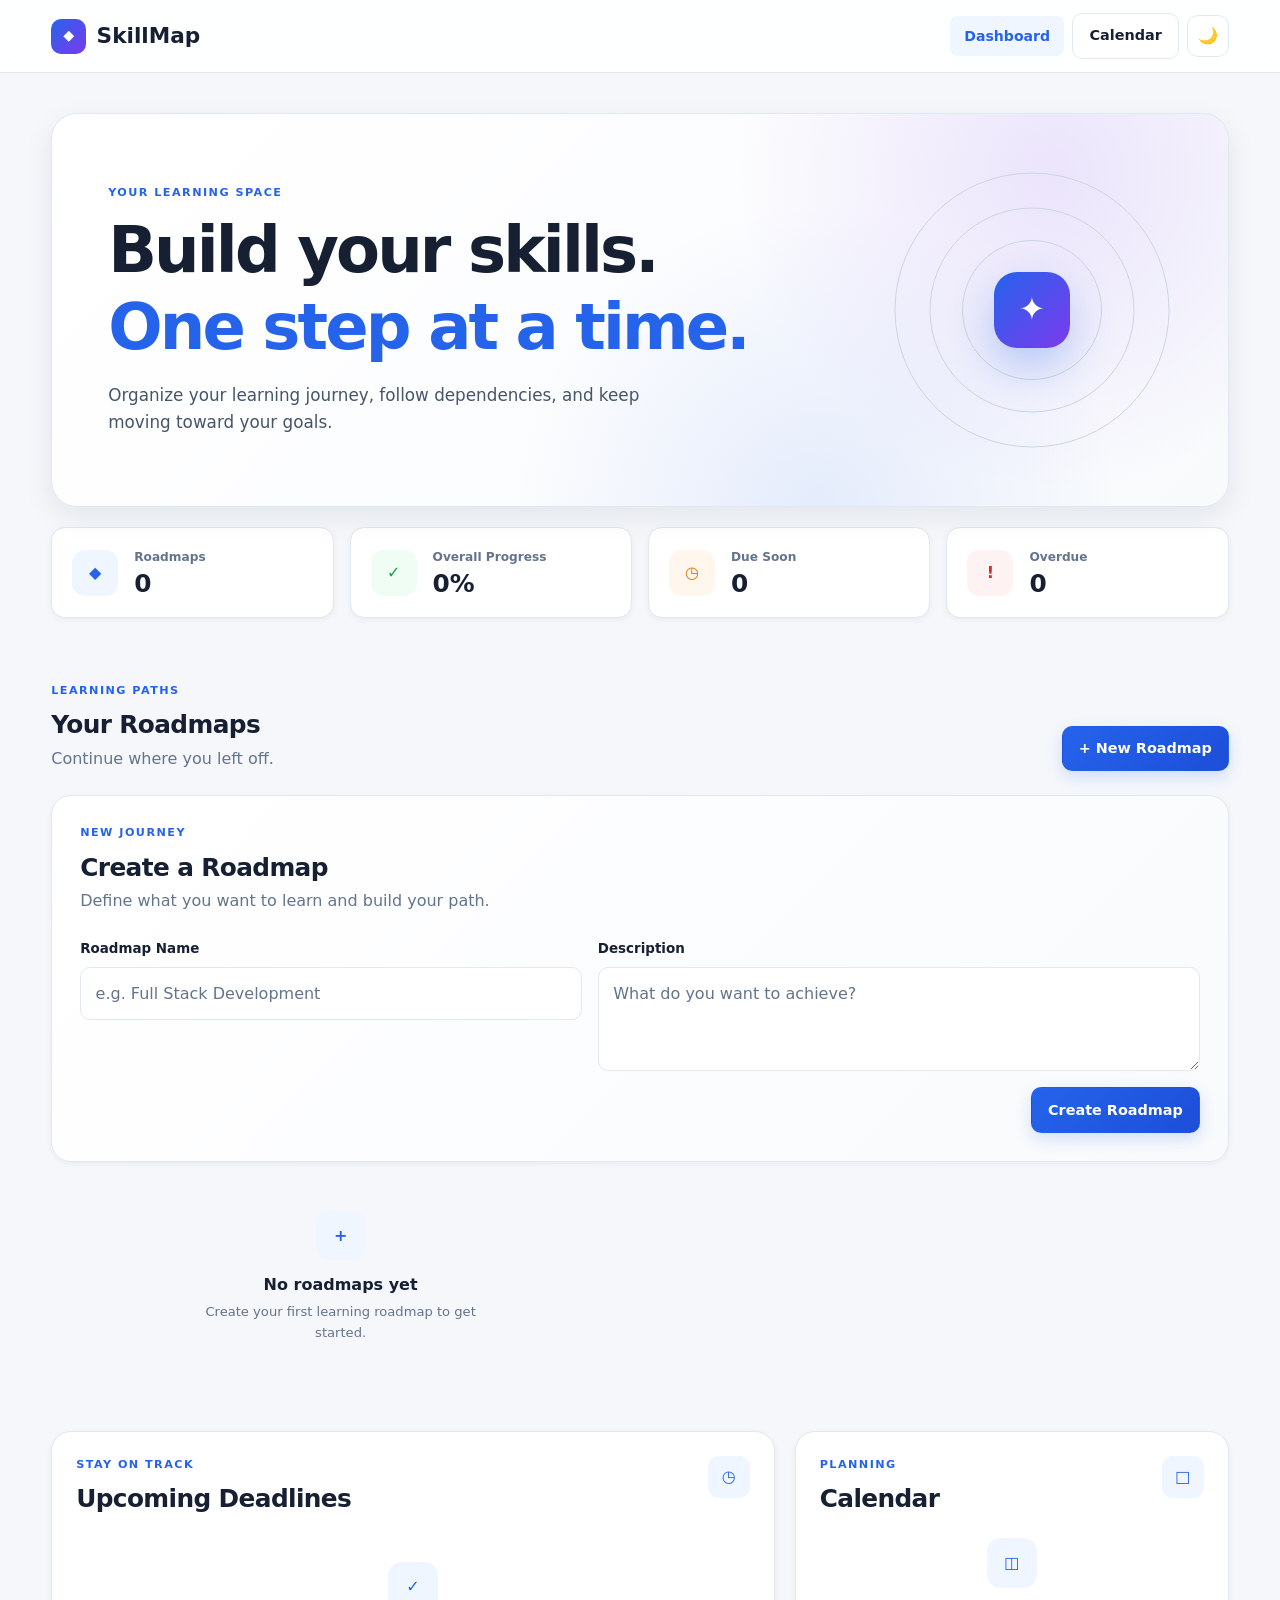
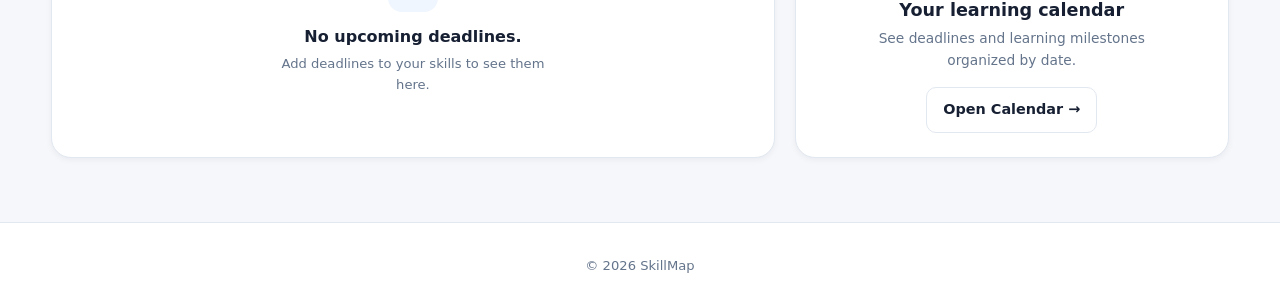
<file: index.html>
<!DOCTYPE html>
<html lang="en">
<head>
    <meta charset="UTF-8">
    <meta name="viewport" content="width=device-width, initial-scale=1.0">
    <title>SkillMap - Dashboard</title>
    <link rel="stylesheet" href="css/style.css">
</head>

<body>
    <header class="site-header">
        <div class="container header-content">
            <a href="index.html" class="logo">
                <span class="logo-icon">◆</span>
                SkillMap
            </a>

            <nav class="main-navigation" aria-label="Main navigation">
                <a href="index.html" class="nav-link active">Dashboard</a>
                <a href="calendar.html" class="btn btn-secondary">Calendar</a>

            <button
                type="button"
                id="theme-toggle"
                class="icon-button"
                aria-label="Toggle theme"
                title="Toggle theme"
            >◐</button>
        </div>
    </header>

    <main class="dashboard container">
        <section class="dashboard-hero">
            <div class="hero-content">
                <span class="eyebrow">YOUR LEARNING SPACE</span>

                <h1>
                    Build your skills.<br>
                    <span>One step at a time.</span>
                </h1>

                <p>
                    Organize your learning journey, follow dependencies,
                    and keep moving toward your goals.
                </p>
            </div>

            <div class="hero-decoration" aria-hidden="true">
                <div class="hero-orbit orbit-one"></div>
                <div class="hero-orbit orbit-two"></div>
                <div class="hero-orbit orbit-three"></div>
                <div class="hero-core">✦</div>
            </div>
        </section>

        <section class="dashboard-stats" aria-label="Learning statistics">
            <article class="stat-card">
                <div class="stat-icon stat-icon-blue">◆</div>
                <div>
                    <span class="stat-label">Roadmaps</span>
                    <strong id="roadmap-count" class="stat-value">0</strong>
                </div>
            </article>

            <article class="stat-card">
                <div class="stat-icon stat-icon-green">✓</div>
                <div>
                    <span class="stat-label">Overall Progress</span>
                    <strong id="overall-progress" class="stat-value">0%</strong>
                </div>
            </article>

            <article class="stat-card">
                <div class="stat-icon stat-icon-orange">◷</div>
                <div>
                    <span class="stat-label">Due Soon</span>
                    <strong id="due-soon-count" class="stat-value">0</strong>
                </div>
            </article>

            <article class="stat-card">
                <div class="stat-icon stat-icon-red">!</div>
                <div>
                    <span class="stat-label">Overdue</span>
                    <strong id="overdue-count" class="stat-value">0</strong>
                </div>
            </article>
        </section>

        <section class="dashboard-section" aria-labelledby="roadmaps-heading">
            <div class="section-header">
                <div>
                    <span class="section-kicker">LEARNING PATHS</span>
                    <h2 id="roadmaps-heading">Your Roadmaps</h2>
                    <p>Continue where you left off.</p>
                </div>

                <button
                    type="button"
                    class="btn btn-primary"
                    id="create-roadmap-button"
                >
                    + New Roadmap
                </button>
            </div>

            <section
                class="roadmap-creation"
                id="roadmap-creation-panel"
                aria-labelledby="create-roadmap-heading"
            >
                <div class="creation-header">
                    <span class="section-kicker">NEW JOURNEY</span>
                    <h2 id="create-roadmap-heading">Create a Roadmap</h2>
                    <p>Define what you want to learn and build your path.</p>
                </div>

                <form id="roadmap-form">
                    <div class="form-grid">
                        <div class="form-group">
                            <label for="roadmap-name">Roadmap Name</label>
                            <input
                                type="text"
                                id="roadmap-name"
                                name="roadmap-name"
                                placeholder="e.g. Full Stack Development"
                                minlength="3"
                                maxlength="100"
                                autocomplete="off"
                                required
                            >
                        </div>

                        <div class="form-group">
                            <label for="roadmap-description">Description</label>
                            <textarea
                                id="roadmap-description"
                                name="roadmap-description"
                                placeholder="What do you want to achieve?"
                                rows="3"
                                maxlength="500"
                            ></textarea>
                        </div>
                    </div>

                    <div class="creation-actions">
                        <button type="submit" class="btn btn-primary">
                            Create Roadmap
                        </button>
                    </div>
                </form>
            </section>

            <div id="roadmap-list" class="roadmap-grid"></div>
        </section>

        <section class="dashboard-bottom-grid">
            <section class="dashboard-panel" aria-labelledby="deadlines-heading">
                <div class="panel-header">
                    <div>
                        <span class="section-kicker">STAY ON TRACK</span>
                        <h2 id="deadlines-heading">Upcoming Deadlines</h2>
                    </div>
                    <span class="panel-icon">◷</span>
                </div>

                <div id="deadline-list" class="deadline-list">
                    <div class="empty-state">
                        <div class="empty-state-icon">✓</div>
                        <p>No upcoming deadlines.</p>
                        <span>
                            Add deadlines to your skills to see them here.
                        </span>
                    </div>
                </div>
            </section>

            <section class="dashboard-panel" aria-labelledby="calendar-heading">
                <div class="panel-header">
                    <div>
                        <span class="section-kicker">PLANNING</span>
                        <h2 id="calendar-heading">Calendar</h2>
                    </div>
                    <span class="panel-icon">□</span>
                </div>

                <div class="calendar-placeholder">
                    <div class="calendar-placeholder-icon">◫</div>
                    <h3>Your learning calendar</h3>
                    <p>
                        See deadlines and learning milestones organized by date.
                    </p>
                    <a href="calendar.html" class="btn btn-secondary">
                        Open Calendar →
                    </a>
                </div>
            </section>
        </section>
    </main>

    <footer class="site-footer">
        <div class="container">
            <p>&copy; 2026 SkillMap</p>
        </div>
    </footer>

    <script type="module" src="js/theme.js"></script>
    <script type="module" src="js/roadmaps.js"></script>
</body>
</html>
</file>
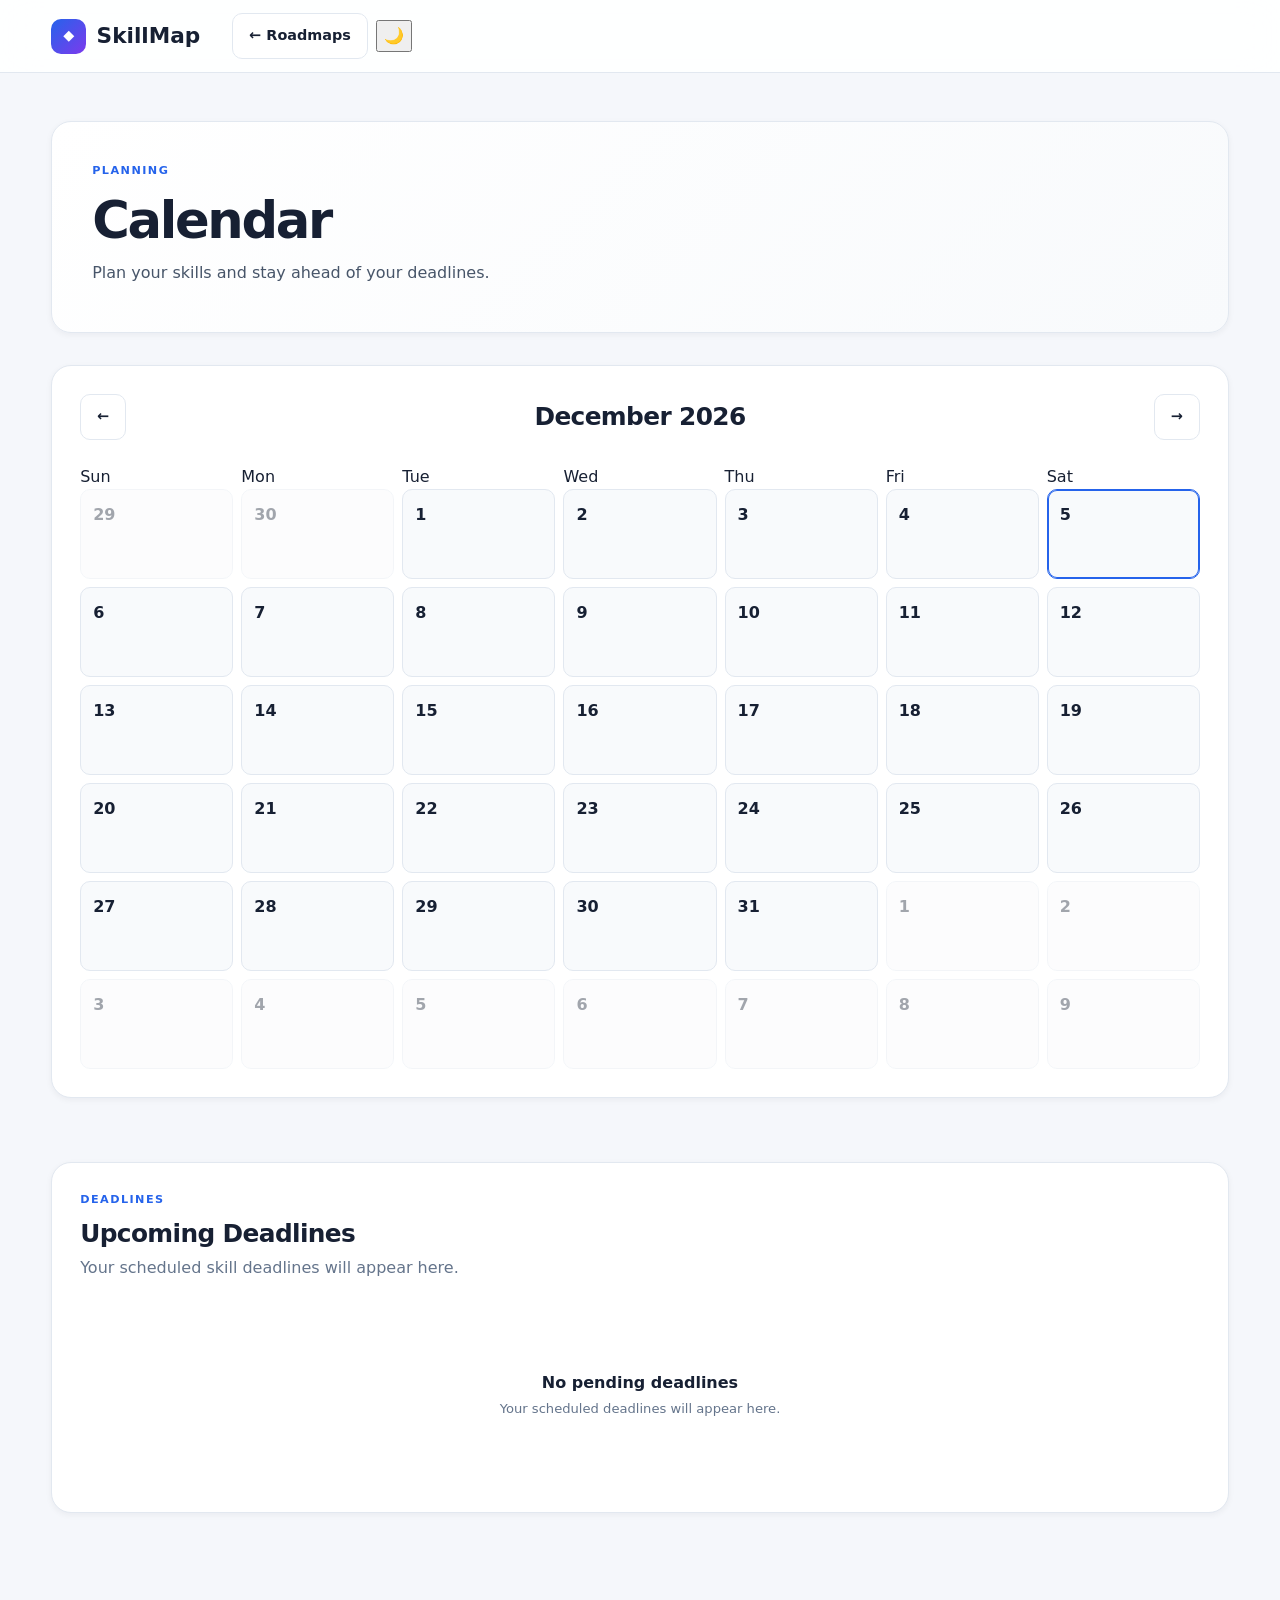
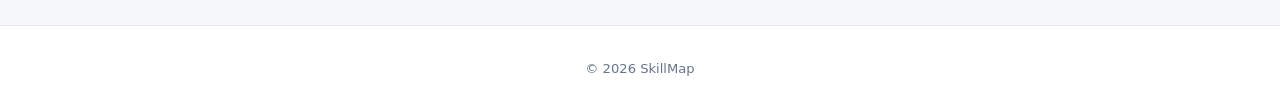
<file: calendar.html>
<!DOCTYPE html>
<html lang="en">
<head>
    <meta charset="UTF-8">
    <meta name="viewport" content="width=device-width, initial-scale=1.0">
    <title>SkillMap - Calendar</title>
    <link rel="stylesheet" href="css/style.css">
</head>

<body>
    <header class="site-header">
        <div class="container header-content">
            <a href="index.html" class="logo">
                <span class="logo-icon">◆</span>
                SkillMap
            </a>

            <nav>
                <a href="index.html" class="btn btn-secondary">
            ← Roadmaps
            </a>

            <button
                type="button"
                class="theme-toggle"
                id="theme-toggle"
                aria-label="Toggle theme">
                🌙
            </button>
        </nav>
        </div>
        </header>

    <main class="container">
        <section class="roadmap-header">
            <span class="section-kicker">PLANNING</span>
            <h1>Calendar</h1>
            <p>Plan your skills and stay ahead of your deadlines.</p>
        </section>

        <section class="calendar-section">
            <div class="calendar-header">
                <button type="button" class="btn btn-secondary" id="previous-month">
                    ←
                </button>

                <h2 id="calendar-month">October 2026</h2>

                <button type="button" class="btn btn-secondary" id="next-month">
                    →
                </button>
            </div>

            <div class="calendar-weekdays">
                <span>Sun</span>
                <span>Mon</span>
                <span>Tue</span>
                <span>Wed</span>
                <span>Thu</span>
                <span>Fri</span>
                <span>Sat</span>
            </div>

            <div id="calendar-grid" class="calendar-grid"></div>
        </section>

        <section class="deadline-panel">
            <div class="section-header">
                <div>
                    <span class="section-kicker">DEADLINES</span>
                    <h2>Upcoming Deadlines</h2>
                    <p>Your scheduled skill deadlines will appear here.</p>
                </div>
            </div>

            <div id="calendar-deadlines"></div>
        </section>
    </main>

    <footer class="site-footer">
        <p>&copy; 2026 SkillMap</p>
    </footer>
    <script type="module" src="js/theme.js"></script>
    <script type="module" src="js/calendar.js"></script>
</body>
</html>
</file>
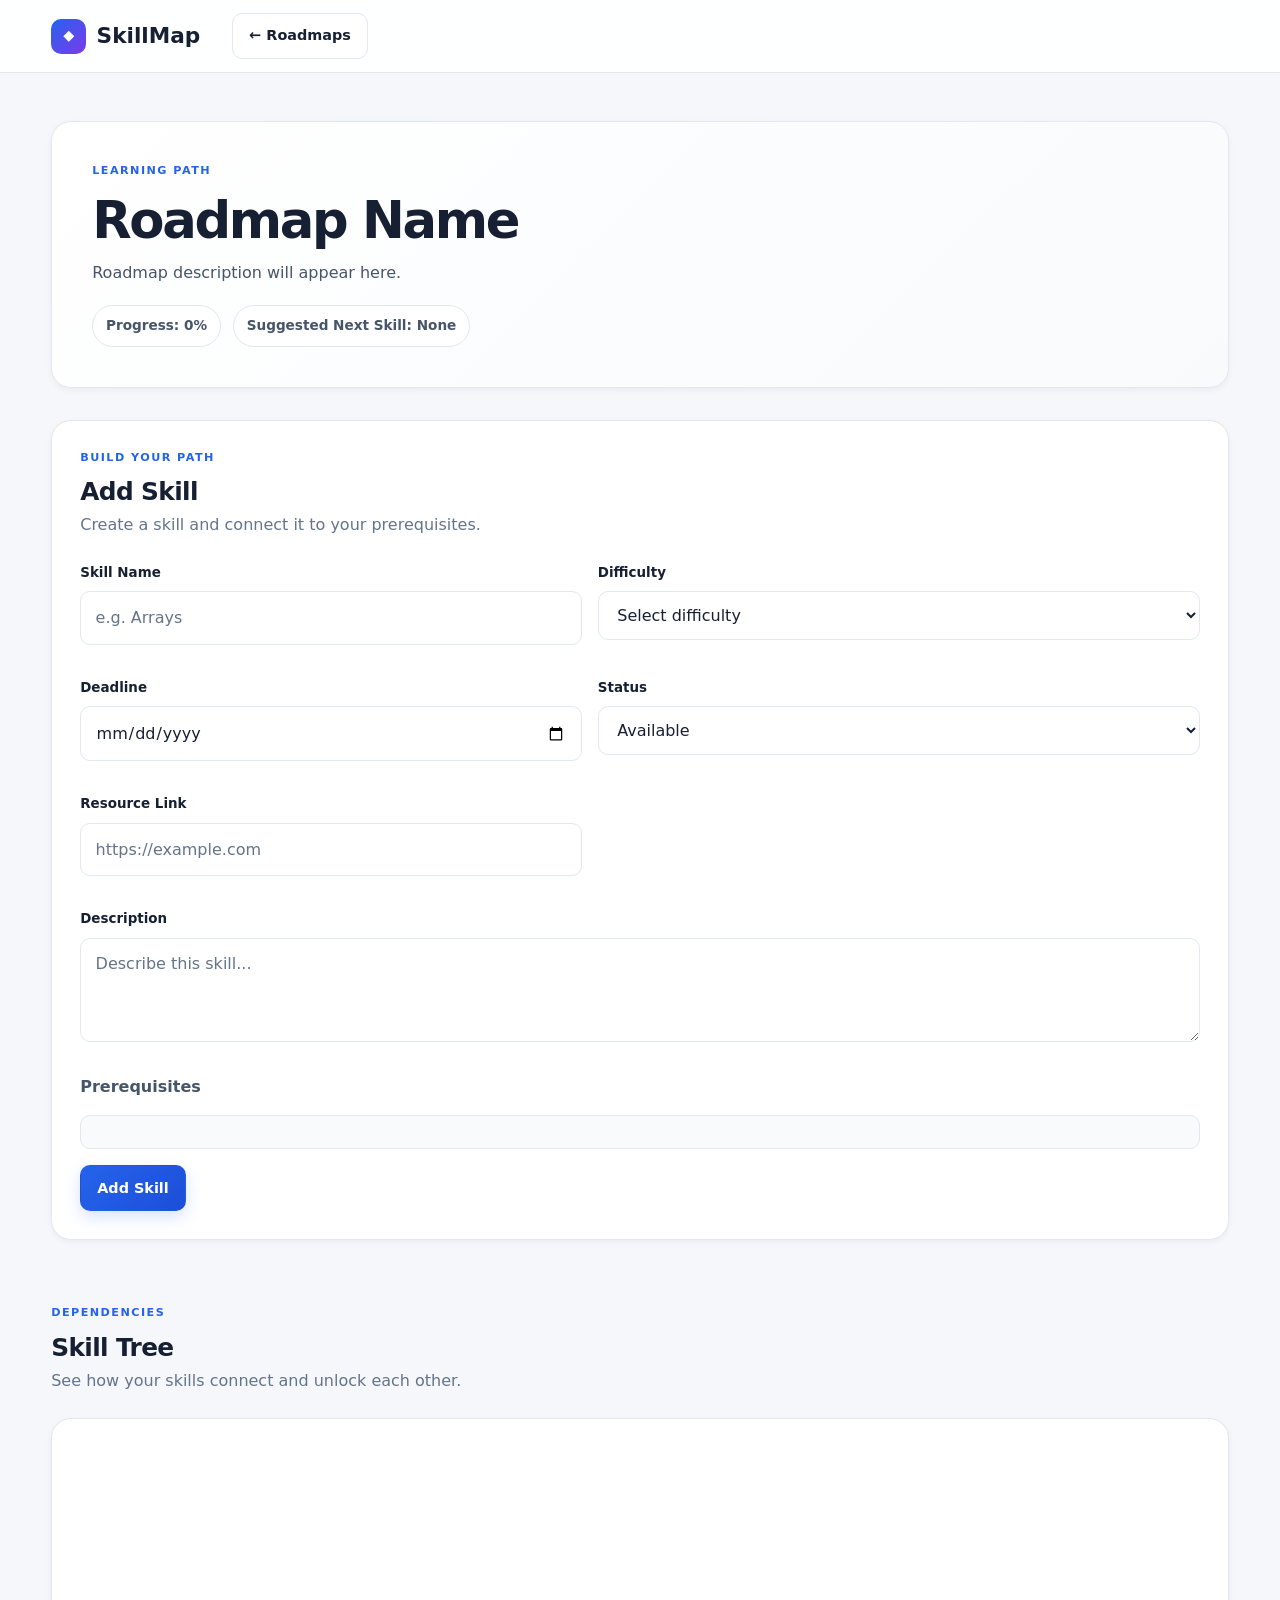
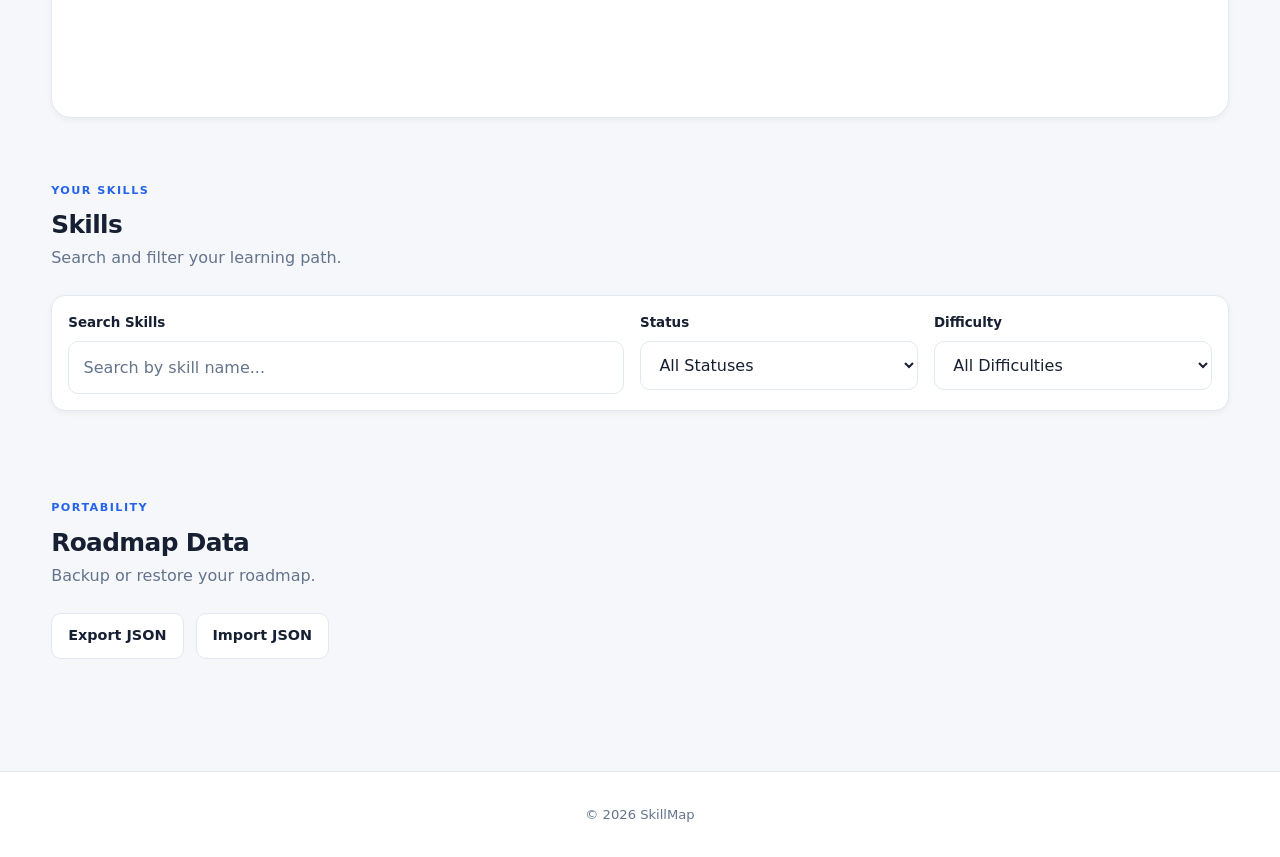
<file: roadmap.html>
<!DOCTYPE html>
<html lang="en">
<head>
    <meta charset="UTF-8">
    <meta name="viewport" content="width=device-width, initial-scale=1.0">
    <title>SkillMap - Roadmap</title>
    <link rel="stylesheet" href="css/style.css">
</head>

<body>
    <header class="site-header">
        <div class="container header-content">
            <a href="index.html" class="logo">
                <span class="logo-icon">◆</span>
                SkillMap
            </a>

            <a href="index.html" class="btn btn-secondary">
                ← Roadmaps
            </a>
        </div>
    </header>

    <main class="container">
        <section class="roadmap-header" aria-labelledby="roadmap-title">
            <span class="section-kicker">LEARNING PATH</span>
            <h1 id="roadmap-title">Roadmap Name</h1>
            <p id="roadmap-description">Roadmap description will appear here.</p>

            <div class="roadmap-header-stats">
                <p id="roadmap-progress">Progress: 0%</p>
                <p id="suggested-skill">Suggested Next Skill: None</p>
            </div>
        </section>

        <section class="skill-form-section" aria-labelledby="add-skill-heading">
            <div class="section-header">
                <div>
                    <span class="section-kicker">BUILD YOUR PATH</span>
                    <h2 id="add-skill-heading">Add Skill</h2>
                    <p>Create a skill and connect it to your prerequisites.</p>
                </div>
            </div>

            <form id="skill-form">
                <div class="form-grid">
                    <div class="form-group">
                        <label for="skill-name">Skill Name</label>
                        <input
                            type="text"
                            id="skill-name"
                            name="skill-name"
                            placeholder="e.g. Arrays"
                            minlength="2"
                            maxlength="100"
                            required
                        >
                    </div>

                    <div class="form-group">
                        <label for="skill-difficulty">Difficulty</label>
                        <select id="skill-difficulty" name="skill-difficulty" required>
                            <option value="">Select difficulty</option>
                            <option value="easy">Easy</option>
                            <option value="medium">Medium</option>
                            <option value="hard">Hard</option>
                        </select>
                    </div>
                    <div class="form-group">
                        <label for="skill-deadline">Deadline</label>
                        <input type="date" id="skill-deadline" name="skill-deadline">
                    </div>

                    <div class="form-group">
                        <label for="skill-status">Status</label>
                        <select id="skill-status" name="skill-status" required>
                            <option value="available">Available</option>
                            <option value="in-progress">In Progress</option>
                            <option value="done">Done</option>
                        </select>
                    </div>

                    <div class="form-group">
                        <label for="skill-resource">Resource Link</label>
                        <input
                            type="url"
                            id="skill-resource"
                            name="skill-resource"
                            placeholder="https://example.com"
                        >
                    </div>

                    <div class="form-group form-full">
                        <label for="skill-description">Description</label>
                        <textarea
                            id="skill-description"
                            name="skill-description"
                            placeholder="Describe this skill..."
                            rows="3"
                            maxlength="500"
                        ></textarea>
                    </div>

                    <div class="form-group form-full">
                        <p><strong>Prerequisites</strong></p>
                        <div id="prerequisite-list"></div>
                    </div>
                </div>

                <button
                    type="submit"
                    id="skill-submit-button"
                    class="btn btn-primary"
                >
                    Add Skill
                </button>
            </form>
        </section>

        <section class="skill-tree-section" aria-labelledby="skill-tree-heading">
            <div class="section-header">
                <div>
                    <span class="section-kicker">DEPENDENCIES</span>
                    <h2 id="skill-tree-heading">Skill Tree</h2>
                    <p>See how your skills connect and unlock each other.</p>
                </div>
            </div>

            <div id="skill-tree"></div>
        </section>

        <section class="skills-section" aria-labelledby="skills-heading">
            <div class="section-header">
                <div>
                    <span class="section-kicker">YOUR SKILLS</span>
                    <h2 id="skills-heading">Skills</h2>
                    <p>Search and filter your learning path.</p>
                </div>
            </div>

            <div class="skill-filters">
                <div class="form-group">
                    <label for="skill-search">Search Skills</label>
                    <input
                        type="search"
                        id="skill-search"
                        placeholder="Search by skill name..."
                    >
                </div>

                <div class="form-group">
                    <label for="status-filter">Status</label>
                    <select id="status-filter">
                        <option value="all">All Statuses</option>
                        <option value="locked">Locked</option>
                        <option value="available">Available</option>
                        <option value="in-progress">In Progress</option>
                        <option value="done">Done</option>
                    </select>
                </div>

                <div class="form-group">
                    <label for="difficulty-filter">Difficulty</label>
                    <select id="difficulty-filter">
                        <option value="all">All Difficulties</option>
                        <option value="easy">Easy</option>
                        <option value="medium">Medium</option>
                        <option value="hard">Hard</option>
                    </select>
                </div>
            </div>

            <div id="skill-list"></div>
        </section>

        <section class="data-section" aria-labelledby="data-heading">
            <div class="section-header">
                <div>
                    <span class="section-kicker">PORTABILITY</span>
                    <h2 id="data-heading">Roadmap Data</h2>
                    <p>Backup or restore your roadmap.</p>
                </div>
            </div>

            <div class="data-actions">
                <button type="button" id="export-roadmap" class="btn btn-secondary">
                    Export JSON
                </button>

                <label for="import-roadmap" class="btn btn-secondary">
                    Import JSON
                </label>

                <input
                    type="file"
                    id="import-roadmap"
                    accept=".json,application/json"
                    hidden
                >
            </div>
        </section>
    </main>

    <footer class="site-footer">
        <p>&copy; 2026 SkillMap</p>
    </footer>

    <script type="module" src="js/theme.js"></script>
    <script type="module" src="js/roadmap.js"></script>
</body>
</html>
</file>
<file: css/style.css>
:root {
    --bg: #f5f7fb;
    --surface: #fff;
    --soft: #f8fafc;
    --hover: #f1f5f9;
    --text: #172033;
    --text-2: #475569;
    --muted: #64748b;
    --border: #e2e8f0;
    --border-strong: #cbd5e1;
    --primary: #2563eb;
    --primary-dark: #1d4ed8;
    --primary-soft: #eff6ff;
    --purple: #7c3aed;
    --success: #16a34a;
    --success-soft: #f0fdf4;
    --warning: #d97706;
    --warning-soft: #fff7ed;
    --danger: #dc2626;
    --danger-soft: #fef2f2;
    --radius: 14px;
    --radius-lg: 20px;
    --shadow: 0 10px 30px rgba(15, 23, 42, .08);
    --shadow-sm: 0 2px 6px rgba(15, 23, 42, .05);
    --transition: .2s ease;
}

:root[data-theme="dark"] {
    --bg: #0b1120;
    --surface: #111827;
    --soft: #172033;
    --hover: #1e293b;
    --text: #f8fafc;
    --text-2: #cbd5e1;
    --muted: #94a3b8;
    --border: #263449;
    --border-strong: #3b4b63;
    --primary: #60a5fa;
    --primary-dark: #93c5fd;
    --primary-soft: #172554;
    --purple: #a78bfa;
    --success: #4ade80;
    --success-soft: #052e16;
    --warning: #fbbf24;
    --warning-soft: #431407;
    --danger: #f87171;
    --danger-soft: #450a0a;
    --shadow: 0 10px 30px rgba(0, 0, 0, .25);
    --shadow-sm: 0 2px 6px rgba(0, 0, 0, .2);
}

* {
    box-sizing: border-box;
}

html {
    scroll-behavior: smooth;
}

body {
    margin: 0;
    min-height: 100vh;
    font-family: Inter, system-ui, -apple-system, "Segoe UI", sans-serif;
    line-height: 1.6;
    background: var(--bg);
    color: var(--text);
}

button,
input,
textarea,
select {
    font: inherit;
}

button {
    cursor: pointer;
}

a {
    color: var(--primary);
    transition: color var(--transition);
}

a:hover {
    color: var(--primary-dark);
}

h1,
h2,
h3,
h4 {
    margin-top: 0;
    line-height: 1.2;
    color: var(--text);
}

h1 {
    font-size: clamp(2rem, 4vw, 3.4rem);
    letter-spacing: -.045em;
}

h2 {
    font-size: 1.55rem;
    letter-spacing: -.025em;
}

h3 {
    font-size: 1.1rem;
}

p {
    color: var(--text-2);
}

.container {
    width: min(1180px, 92%);
    margin: auto;
}

main {
    padding: 3rem 0;
}

.site-header {
    position: sticky;
    top: 0;
    z-index: 10;
    border-bottom: 1px solid var(--border);
    background: color-mix(in srgb, var(--surface) 90%, transparent);
    backdrop-filter: blur(18px);
}

.header-content {
    min-height: 72px;
    display: flex;
    align-items: center;
    gap: 2rem;
}

.logo {
    display: flex;
    align-items: center;
    gap: .65rem;
    color: var(--text);
    font-size: 1.35rem;
    font-weight: 800;
    text-decoration: none;
}

.logo:hover {
    color: var(--text);
}

.logo-icon {
    width: 35px;
    height: 35px;
    display: grid;
    place-items: center;
    border-radius: 10px;
    background: linear-gradient(135deg, var(--primary), var(--purple));
    color: #fff;
    font-size: .9rem;
}

.main-navigation {
    display: flex;
    gap: .35rem;
    margin-left: auto;
}

.nav-link {
    padding: .55rem .9rem;
    border-radius: 8px;
    color: var(--muted);
    font-size: .88rem;
    font-weight: 650;
    text-decoration: none;
}

.nav-link:hover,
.nav-link.active {
    background: var(--primary-soft);
    color: var(--primary);
}

.icon-button {
    width: 42px;
    height: 42px;
    display: grid;
    place-items: center;
    border: 1px solid var(--border);
    border-radius: 11px;
    background: var(--surface);
    color: var(--text);
    transition: var(--transition);
}

.icon-button:hover {
    transform: translateY(-2px);
    border-color: var(--primary);
    background: var(--primary-soft);
}

.btn {
    display: inline-flex;
    align-items: center;
    justify-content: center;
    gap: .45rem;
    min-height: 42px;
    padding: .65rem 1rem;
    border: 1px solid transparent;
    border-radius: 10px;
    font-size: .9rem;
    font-weight: 700;
    text-decoration: none;
    transition: var(--transition);
}

.btn:hover {
    transform: translateY(-1px);
}

.btn-primary {
    background: linear-gradient(135deg, var(--primary), var(--primary-dark));
    color: #fff;
    box-shadow: 0 6px 16px rgba(37, 99, 235, .18);
}

.btn-primary:hover {
    color: #fff;
}

.btn-secondary {
    border-color: var(--border);
    background: var(--surface);
    color: var(--text);
}

.btn-secondary:hover {
    background: var(--hover);
    border-color: var(--border-strong);
}

.dashboard {
    padding-top: 2.5rem;
    padding-bottom: 4rem;
}

.dashboard-hero {
    min-height: 310px;
    position: relative;
    display: flex;
    align-items: center;
    justify-content: space-between;
    overflow: hidden;
    margin-bottom: 1.25rem;
    padding: 3.5rem;
    border: 1px solid var(--border);
    border-radius: 26px;
    background:
        radial-gradient(circle at 85% 15%, rgba(124, 58, 237, .12), transparent 30%),
        radial-gradient(circle at 65% 100%, rgba(37, 99, 235, .1), transparent 35%),
        linear-gradient(135deg, var(--surface), var(--soft));
    box-shadow: var(--shadow);
}

.hero-content {
    position: relative;
    z-index: 2;
    max-width: 650px;
}

.eyebrow,
.section-kicker {
    display: block;
    margin-bottom: .65rem;
    color: var(--primary);
    font-size: .7rem;
    font-weight: 800;
    letter-spacing: .13em;
}

.dashboard-hero h1 {
    margin-bottom: 1rem;
    font-size: clamp(2.4rem, 5vw, 4.2rem);
}

.dashboard-hero h1 span {
    color: var(--primary);
}

.dashboard-hero p {
    max-width: 570px;
    margin: 0;
    font-size: 1.05rem;
}

.hero-decoration {
    position: relative;
    width: 280px;
    height: 280px;
    flex-shrink: 0;
}

.hero-core,
.hero-orbit {
    position: absolute;
    top: 50%;
    left: 50%;
    transform: translate(-50%, -50%);
}

.hero-core {
    width: 76px;
    height: 76px;
    display: grid;
    place-items: center;
    border-radius: 23px;
    background: linear-gradient(135deg, var(--primary), var(--purple));
    color: #fff;
    font-size: 2rem;
    box-shadow: 0 18px 45px rgba(37, 99, 235, .3);
}

.hero-orbit {
    border: 1px solid var(--border-strong);
    border-radius: 50%;
}

.orbit-one {
    width: 140px;
    height: 140px;
}

.orbit-two {
    width: 205px;
    height: 205px;
}

.orbit-three {
    width: 275px;
    height: 275px;
}

.dashboard-stats {
    display: grid;
    grid-template-columns: repeat(4, 1fr);
    gap: 1rem;
    margin-bottom: 4rem;
}

.stat-card {
    display: flex;
    align-items: center;
    gap: 1rem;
    padding: 1.25rem;
    border: 1px solid var(--border);
    border-radius: var(--radius);
    background: var(--surface);
    box-shadow: var(--shadow-sm);
    transition: var(--transition);
}

.stat-card:hover {
    transform: translateY(-3px);
    box-shadow: var(--shadow);
}

.stat-icon {
    width: 46px;
    height: 46px;
    display: grid;
    place-items: center;
    flex-shrink: 0;
    border-radius: 13px;
    font-weight: 800;
}

.stat-icon-blue {
    background: var(--primary-soft);
    color: var(--primary);
}

.stat-icon-green {
    background: var(--success-soft);
    color: var(--success);
}

.stat-icon-orange {
    background: var(--warning-soft);
    color: var(--warning);
}

.stat-icon-red {
    background: var(--danger-soft);
    color: var(--danger);
}

.stat-label {
    display: block;
    margin-bottom: .15rem;
    color: var(--muted);
    font-size: .76rem;
    font-weight: 650;
}

.stat-value {
    display: block;
    font-size: 1.55rem;
    line-height: 1.1;
}

.dashboard-section {
    margin-bottom: 4rem;
}

.section-header {
    display: flex;
    align-items: flex-end;
    justify-content: space-between;
    gap: 2rem;
    margin-bottom: 1.5rem;
}

.section-header h2 {
    margin-bottom: .35rem;
}

.section-header p {
    margin: 0;
    color: var(--muted);
}

.roadmap-creation {
    margin-bottom: 1.5rem;
    padding: 1.75rem;
    border: 1px solid var(--border);
    border-radius: var(--radius-lg);
    background: linear-gradient(135deg, var(--surface), var(--soft));
    box-shadow: var(--shadow-sm);
}

.creation-header {
    margin-bottom: 1.5rem;
}

.creation-header h2 {
    margin-bottom: .35rem;
}

.creation-header p {
    margin: 0;
    color: var(--muted);
}

.form-grid {
    display: grid;
    grid-template-columns: 1fr 1.2fr;
    gap: 1rem;
}

.form-group {
    display: flex;
    flex-direction: column;
    gap: .5rem;
    margin-bottom: 1rem;
}

.form-group label {
    color: var(--text);
    font-size: .84rem;
    font-weight: 700;
}

.form-group input,
.form-group textarea,
.form-group select {
    width: 100%;
    padding: .8rem .9rem;
    border: 1px solid var(--border);
    border-radius: 10px;
    outline: 0;
    background: var(--surface);
    color: var(--text);
    transition: var(--transition);
}

.form-group textarea {
    resize: vertical;
}

.form-group input::placeholder,
.form-group textarea::placeholder {
    color: var(--muted);
}

.form-group input:focus,
.form-group textarea:focus,
.form-group select:focus {
    border-color: var(--primary);
    box-shadow: 0 0 0 3px var(--primary-soft);
}

.creation-actions {
    display: flex;
    justify-content: flex-end;
}

#roadmap-list,
.roadmap-grid,
#skill-list {
    display: grid;
    grid-template-columns: repeat(2, minmax(0, 1fr));
    gap: 1.25rem;
}

.roadmap-card {
    position: relative;
    display: flex;
    flex-direction: column;
    justify-content: space-between;
    min-height: 220px;
    gap: 1.25rem;
    padding: 1.5rem;
    overflow: hidden;
    border: 1px solid var(--border);
    border-radius: var(--radius-lg);
    background: var(--surface);
    box-shadow: var(--shadow-sm);
    transition: var(--transition);
}

.roadmap-card::before {
    content: "";
    position: absolute;
    top: 0;
    left: 0;
    width: 100%;
    height: 3px;
    background: linear-gradient(90deg, var(--primary), var(--purple));
}

.roadmap-card:hover {
    transform: translateY(-4px);
    border-color: var(--border-strong);
    box-shadow: var(--shadow);
}

.roadmap-card-content h3 {
    margin-bottom: .55rem;
}

.roadmap-card-content p {
    margin: .35rem 0;
}

.roadmap-card-actions {
    display: flex;
    align-items: center;
    gap: .5rem;
    flex-wrap: wrap;
}

.progress-track {
    width: 100%;
    height: 8px;
    overflow: hidden;
    margin-top: 1rem;
    border-radius: 99px;
    background: var(--border);
}

.progress-fill {
    height: 100%;
    border-radius: inherit;
    background: linear-gradient(90deg, var(--primary), var(--purple));
    transition: width .4s ease;
}

.progress-info {
    display: flex;
    justify-content: space-between;
    color: var(--muted);
    font-size: .8rem;
}

.dashboard-bottom-grid {
    display: grid;
    grid-template-columns: 1.25fr .75fr;
    gap: 1.25rem;
}

.dashboard-panel {
    min-height: 300px;
    padding: 1.5rem;
    border: 1px solid var(--border);
    border-radius: var(--radius-lg);
    background: var(--surface);
    box-shadow: var(--shadow-sm);
}

.panel-header {
    display: flex;
    align-items: flex-start;
    justify-content: space-between;
    margin-bottom: 1.5rem;
}

.panel-header h2 {
    margin-bottom: 0;
}

.panel-icon {
    width: 42px;
    height: 42px;
    display: grid;
    place-items: center;
    border-radius: 11px;
    background: var(--primary-soft);
    color: var(--primary);
    font-weight: 800;
}

.deadline-list {
    display: flex;
    flex-direction: column;
    gap: .75rem;
}

.deadline-item {
    display: flex;
    align-items: center;
    justify-content: space-between;
    gap: 1rem;
    padding: .9rem;
    border: 1px solid var(--border);
    border-radius: 11px;
    background: var(--soft);
}

.deadline-item strong {
    color: var(--text);
}

.deadline-date {
    color: var(--muted);
    font-size: .82rem;
}

.deadline-danger {
    border-left: 3px solid var(--danger);
}

.deadline-warning {
    border-left: 3px solid var(--warning);
}

.deadline-success {
    border-left: 3px solid var(--success);
}

.empty-state {
    min-height: 180px;
    display: flex;
    flex-direction: column;
    align-items: center;
    justify-content: center;
    padding: 1.5rem;
    text-align: center;
}

.empty-state-icon,
.calendar-placeholder-icon {
    width: 50px;
    height: 50px;
    display: grid;
    place-items: center;
    margin-bottom: .75rem;
    border-radius: 14px;
    background: var(--primary-soft);
    color: var(--primary);
    font-weight: 800;
}

.empty-state p {
    margin: 0 0 .2rem;
    color: var(--text);
    font-weight: 700;
}

.empty-state span {
    max-width: 300px;
    color: var(--muted);
    font-size: .82rem;
}

.calendar-placeholder {
    min-height: 190px;
    display: flex;
    flex-direction: column;
    align-items: center;
    justify-content: center;
    text-align: center;
}

.calendar-placeholder h3 {
    margin-bottom: .35rem;
}

.calendar-placeholder p {
    max-width: 320px;
    margin: 0 0 1rem;
    color: var(--muted);
    font-size: .86rem;
}

#skill-tree {
    position: relative;
    display: flex;
    gap: 2.5rem;
    min-height: 300px;
    padding: 2rem;
    overflow-x: auto;
    border: 1px solid var(--border);
    border-radius: var(--radius-lg);
    background: var(--surface);
    box-shadow: var(--shadow-sm);
}

.skill-tree-level {
    position: relative;
    z-index: 2;
    min-width: 190px;
    display: flex;
    flex-direction: column;
    gap: 1rem;
}

.skill-tree-level h3 {
    margin-bottom: .25rem;
    color: var(--muted);
    text-align: center;
    font-size: .75rem;
    text-transform: uppercase;
    letter-spacing: .1em;
}

.skill-tree-node {
    display: flex;
    flex-direction: column;
    gap: .35rem;
    padding: 1rem;
    border: 1px solid var(--border);
    border-radius: 13px;
    background: var(--surface);
    text-align: center;
    box-shadow: var(--shadow-sm);
    transition: var(--transition);
}

.skill-tree-node:hover {
    transform: translateY(-3px);
    border-color: var(--primary);
    box-shadow: var(--shadow);
}

.skill-tree-node strong {
    font-size: .95rem;
}

.skill-tree-node span {
    color: var(--muted);
    font-size: .75rem;
}

.skill-tree-lines {
    position: absolute;
    inset: 0;
    width: 100%;
    height: 100%;
    pointer-events: none;
    z-index: 1;
}

.skill-tree-line {
    stroke: var(--primary);
    stroke-width: 2.5;
    opacity: .55;
}

.skill-filters {
    display: grid;
    grid-template-columns: 2fr 1fr 1fr;
    gap: 1rem;
    margin-bottom: 1.5rem;
    padding: 1rem;
    border: 1px solid var(--border);
    border-radius: var(--radius);
    background: var(--surface);
    box-shadow: var(--shadow-sm);
}

.skill-filters .form-group {
    margin-bottom: 0;
}

#skill-list .roadmap-card {
    min-height: 210px;
}

.skill-card-header {
    display: flex;
    justify-content: space-between;
    gap: 1rem;
}

.skill-card-meta {
    display: flex;
    flex-wrap: wrap;
    gap: .45rem;
    margin-top: .75rem;
}

.skill-badge {
    display: inline-flex;
    align-items: center;
    padding: .25rem .55rem;
    border-radius: 999px;
    font-size: .7rem;
    font-weight: 750;
}

.status-done {
    background: var(--success-soft);
    color: var(--success);
}

.status-available {
    background: var(--primary-soft);
    color: var(--primary);
}

.status-progress {
    background: var(--warning-soft);
    color: var(--warning);
}

.status-locked {
    background: var(--hover);
    color: var(--muted);
}

.difficulty-easy {
    background: var(--success-soft);
    color: var(--success);
}

.difficulty-medium {
    background: var(--warning-soft);
    color: var(--warning);
}

.difficulty-hard {
    background: var(--danger-soft);
    color: var(--danger);
}

.skill-resource {
    display: inline-block;
    margin-top: .75rem;
    font-size: .85rem;
    font-weight: 650;
}

.site-footer {
    padding: 2rem 0;
    border-top: 1px solid var(--border);
    background: var(--surface);
    text-align: center;
}

.site-footer p {
    margin: 0;
    color: var(--muted);
    font-size: .82rem;
}

@media (max-width: 900px) {
    .dashboard-hero {
        padding: 2.5rem;
    }

    .hero-decoration {
        width: 220px;
        height: 220px;
    }

    .orbit-three {
        width: 220px;
        height: 220px;
    }

    .orbit-two {
        width: 165px;
        height: 165px;
    }

    .dashboard-stats {
        grid-template-columns: repeat(2, 1fr);
    }

    .dashboard-bottom-grid,
    .form-grid,
    #roadmap-list,
    .roadmap-grid,
    #skill-list {
        grid-template-columns: 1fr;
    }

    .skill-filters {
        grid-template-columns: 1fr;
    }
}

@media (max-width: 700px) {
    .header-content {
        min-height: 64px;
    }

    .main-navigation {
        display: flex;
        align-items: center;
        gap: .4rem;
        margin-left: auto;
    }

    .dashboard {
        padding-top: 1.5rem;
    }

    .dashboard-hero {
        min-height: auto;
        padding: 2rem;
    }

    .hero-decoration {
        display: none;
    }

    .dashboard-hero h1 {
        font-size: 2.45rem;
    }

    .section-header {
        align-items: flex-start;
        flex-direction: column;
    }

    .section-header .btn {
        width: 100%;
    }

    .roadmap-card-actions {
        width: 100%;
    }

    .roadmap-card-actions .btn {
        flex: 1;
    }
}

@media (max-width: 480px) {
    .container {
        width: 94%;
    }

    main {
        padding: 1.5rem 0;
    }

    .dashboard-stats {
        grid-template-columns: 1fr;
    }

    .dashboard-hero {
        padding: 1.5rem;
    }

    .dashboard-hero h1 {
        font-size: 2.1rem;
    }

    .dashboard-hero p {
        font-size: .92rem;
    }

    .roadmap-creation,
    .dashboard-panel {
        padding: 1.1rem;
    }

    .roadmap-card {
        padding: 1.2rem;
    }

    .roadmap-card-actions {
        flex-direction: column;
    }

    .roadmap-card-actions .btn {
        width: 100%;
    }

    #skill-tree {
        display: block;
        padding: 1rem;
        overflow-x: visible;
    }

    .skill-tree-level {
        width: 100%;
        min-width: 0;
        margin-bottom: 1.5rem;
    }

    .skill-tree-level h3 {
        text-align: left;
    }

    .skill-tree-node {
        width: 100%;
    }

    .skill-tree-lines {
        display: none;
    }
}

.roadmap-header {
    margin-bottom: 2rem;
    padding: 2.5rem;
    border: 1px solid var(--border);
    border-radius: var(--radius-lg);
    background: linear-gradient(135deg, var(--surface), var(--soft));
    box-shadow: var(--shadow-sm);
}

.roadmap-header h1 {
    margin-bottom: .5rem;
}

.roadmap-header p {
    margin: .4rem 0;
}

.roadmap-header-stats {
    display: flex;
    flex-wrap: wrap;
    gap: .75rem;
    margin-top: 1.25rem;
}

.roadmap-header-stats p {
    margin: 0;
    padding: .55rem .8rem;
    border: 1px solid var(--border);
    border-radius: 999px;
    background: var(--surface);
    color: var(--text-2);
    font-size: .85rem;
    font-weight: 650;
}

.skill-form-section,
.skill-tree-section,
.skills-section,
.data-section {
    margin-bottom: 4rem;
}

.skill-form-section {
    padding: 1.75rem;
    border: 1px solid var(--border);
    border-radius: var(--radius-lg);
    background: var(--surface);
    box-shadow: var(--shadow-sm);
}

.skill-form-section .section-header {
    margin-bottom: 1.5rem;
}

.form-full {
    grid-column: 1 / -1;
}

.form-full p {
    margin: 0 0 .5rem;
}

.data-actions {
    display: flex;
    flex-wrap: wrap;
    gap: .75rem;
}

#prerequisite-list {
    display: grid;
    grid-template-columns: repeat(2, 1fr);
    gap: .5rem;
    padding: 1rem;
    border: 1px solid var(--border);
    border-radius: 10px;
    background: var(--soft);
}

#prerequisite-list label {
    display: flex;
    align-items: center;
    gap: .5rem;
    padding: .5rem;
    border-radius: 8px;
    color: var(--text-2);
    cursor: pointer;
}

#prerequisite-list label:hover {
    background: var(--hover);
}

#prerequisite-list input {
    accent-color: var(--primary);
}

@media (max-width: 700px) {
    .roadmap-header,
    .skill-form-section {
        padding: 1.25rem;
    }

    #prerequisite-list {
        grid-template-columns: 1fr;
    }

    .data-actions .btn {
        width: 100%;
    }
}

.calendar-section,
.deadline-panel {
    margin-bottom: 4rem;
    padding: 1.75rem;
    border: 1px solid var(--border);
    border-radius: var(--radius-lg);
    background: var(--surface);
    box-shadow: var(--shadow-sm);
}

.calendar-header {
    display: flex;
    align-items: center;
    justify-content: space-between;
    margin-bottom: 1.5rem;
}

.calendar-header h2 {
    margin: 0;
}

.calendar-weekdays,
.calendar-grid {
    display: grid;
    grid-template-columns: repeat(7, 1fr);
    gap: .5rem;
}

.calendar-weekdays,
.calendar-grid {
    display: grid;
    grid-template-columns: repeat(7, minmax(0, 1fr));
    gap: .5rem;
}

.calendar-day {
    min-width: 0;
    min-height: 90px;
    padding: .75rem;
    border: 1px solid var(--border);
    border-radius: 10px;
    background: var(--soft);
    overflow: hidden;
}

.calendar-day-number {
    font-weight: 700;
}

.calendar-day.today {
    border-color: var(--primary);
    box-shadow: inset 0 0 0 1px var(--primary);
}

.calendar-day.other-month {
    opacity: .4;
}

.calendar-deadline {
    display: block;
    min-width: 0;
    margin-top: .5rem;
    padding: .3rem .4rem;
    border-radius: 6px;
    background: var(--primary-soft);
    color: var(--primary-dark);
    font-size: .72rem;
    font-weight: 650;
    overflow: hidden;
    text-overflow: ellipsis;
    white-space: nowrap;
}

@media (max-width: 700px) {
    .calendar-section,
    .deadline-panel {
        padding: 1rem;
    }

    .calendar-header {
        gap: .5rem;
    }

    .calendar-header h2 {
        font-size: 1rem;
        text-align: center;
    }

    .calendar-weekdays,
    .calendar-grid {
        gap: .2rem;
    }

    .calendar-day {
        min-height: 65px;
        padding: .35rem;
    }

    .calendar-day-number {
        font-size: .75rem;
    }

    .calendar-deadline {
        margin-top: .3rem;
        padding: .2rem .25rem;
        font-size: .55rem;
    }
}

.deadline-item {
    display: flex;
    align-items: center;
    justify-content: space-between;
    gap: 1rem;
    padding: 1rem 0;
    border-bottom: 1px solid var(--border);
}

.deadline-item:last-child {
    border-bottom: 0;
}

.deadline-item div {
    display: flex;
    flex-direction: column;
    gap: .2rem;
}

.deadline-item strong {
    color: var(--text);
}

.deadline-item span {
    color: var(--muted);
    font-size: .8rem;
}

.deadline-item time {
    color: var(--text-2);
    font-size: .85rem;
    font-weight: 650;
    white-space: nowrap;
}

.deadline-overdue {
    color: var(--danger) !important;
}

.deadline-soon {
    color: var(--warning) !important;
}

.deadline-complete {
    color: var(--success) !important;
}

.calendar-deadline.deadline-overdue {
    background: var(--danger-soft);
}

.calendar-deadline.deadline-soon {
    background: var(--warning-soft);
}

.calendar-deadline.deadline-complete {
    background: var(--success-soft);
}

@media (max-width: 600px) {
    .deadline-item {
        align-items: flex-start;
        flex-direction: column;
    }

    .deadline-item time {
        white-space: normal;
    }
}

.site-header nav {
    display: flex;
    align-items: center;
    gap: .5rem;
}

.theme-toggle {
    flex-shrink: 0;
}

@media (max-width: 700px) {
    .header-content {
        gap: .75rem;
    }

    .site-header nav {
        display: flex;
        margin-left: auto;
    }

    .site-header nav .btn {
        padding: .55rem .7rem;
        font-size: .8rem;
    }

    .theme-toggle {
        width: 40px;
        height: 40px;
        padding: 0;
    }
}
</file>
